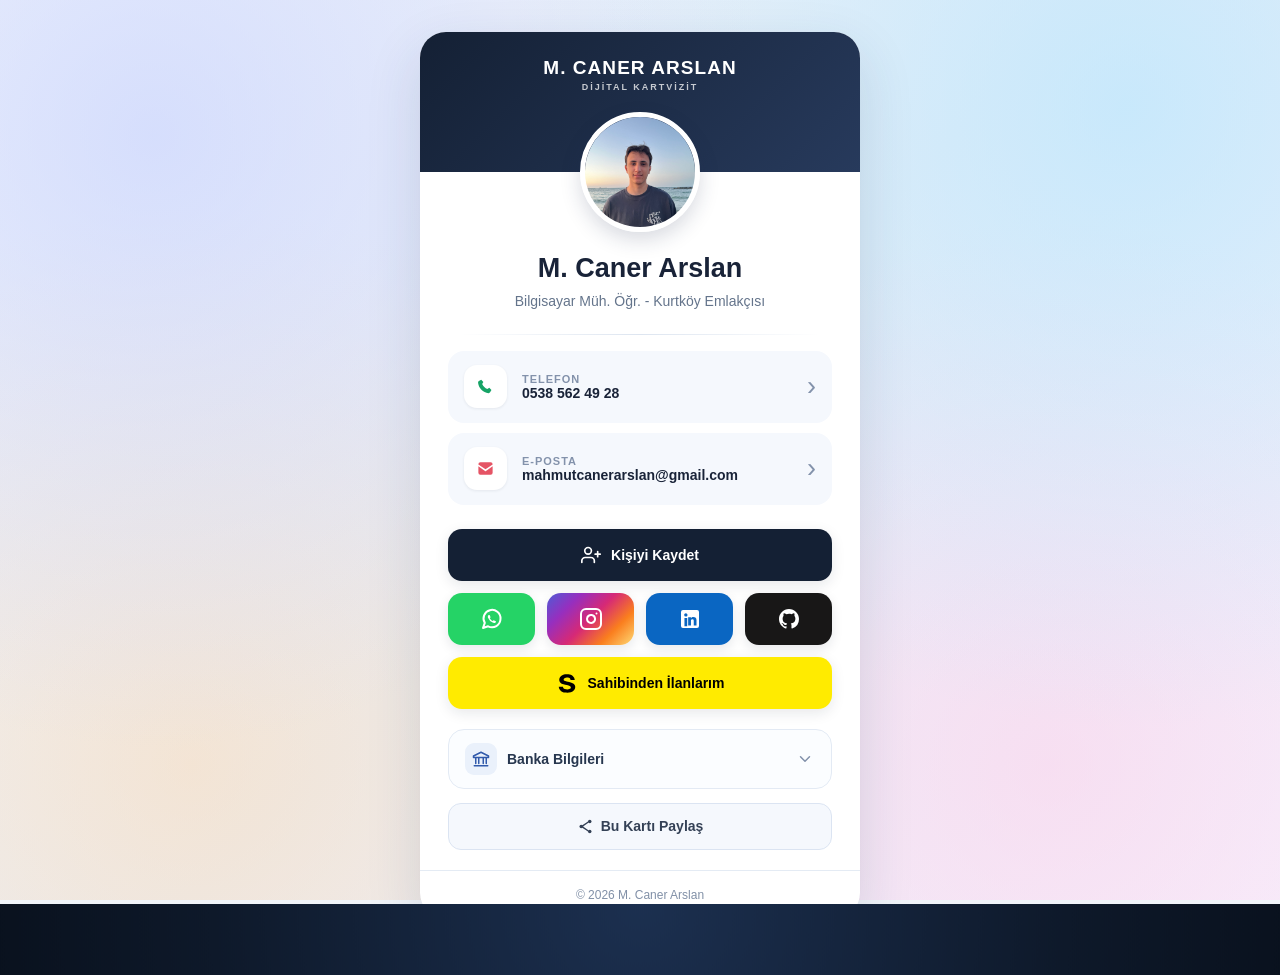
<file: kartvizit/index.html>
<!doctype html>
<html lang="tr">
<head>
  <meta charset="utf-8">
  <meta name="viewport" content="width=device-width, initial-scale=1">
  <meta name="theme-color" content="#f0f4f9">
  <meta name="description" content="M. Caner Arslan'ın dijital kartviziti. Telefon ve e-posta bilgileri.">
  <link rel="icon" href="../assets/favicon.ico">
  <link rel="stylesheet" href="kartvizit.css?v=12">
  <title>M. Caner Arslan | Dijital Kartvizit</title>
  <script src="kartvizit.js" defer></script>
</head>
<body>
  <div class="intro" aria-hidden="true">
    <div class="intro-panel intro-top"></div>
    <div class="intro-panel intro-bottom"></div>
    <div class="intro-brand">
      <div class="intro-name">M. CANER ARSLAN</div>
      <div class="intro-sub">DİJİTAL KARTVİZİT</div>
    </div>
  </div>
  <main class="card" aria-label="M. Caner Arslan dijital kartviziti">
    <div class="card-header">
      <div class="brand">M. CANER ARSLAN<span>DİJİTAL KARTVİZİT</span></div>
    </div>

    <img class="avatar" src="../assets/profil.jpeg" alt="M. Caner Arslan'ın fotoğrafı" width="120" height="120">

    <div class="identity">
      <h1>M. Caner Arslan</h1>
      <p>Bilgisayar Müh. Öğr. - Kurtköy Emlakçısı</p>
    </div>

    <div class="divider" aria-hidden="true"></div>

    <div class="details">
      <a class="detail" href="tel:+905385624928" aria-label="M. Caner Arslan'ı ara: 0538 562 49 28">
        <span class="detail-icon phone-icon" aria-hidden="true">
          <svg viewBox="0 0 24 24" fill="none"><path d="M6.6 3.5 9.3 6.2 7.8 8.7c1.5 3 3.5 5 6.5 6.5l2.5-1.5 2.7 2.7-1.7 3c-.4.7-1.2 1.1-2 1-7.1-.9-12.3-6.1-13.2-13.2-.1-.8.3-1.6 1-2l3-1.7Z" fill="currentColor"/></svg>
        </span>
        <span class="detail-copy"><span class="detail-label">TELEFON</span><span class="detail-value">0538 562 49 28</span></span>
        <span class="chevron" aria-hidden="true">›</span>
      </a>
      <a class="detail" href="mailto:mahmutcanerarslan@gmail.com" aria-label="M. Caner Arslan'a e-posta gönder: mahmutcanerarslan@gmail.com">
        <span class="detail-icon email-icon" aria-hidden="true">
          <svg viewBox="0 0 24 24" fill="none"><path d="M3 6.5A2.5 2.5 0 0 1 5.5 4h13A2.5 2.5 0 0 1 21 6.5v.4l-9 6.2-9-6.2v-.4Zm18 2.8-8.4 5.8a1 1 0 0 1-1.2 0L3 9.3v8.2A2.5 2.5 0 0 0 5.5 20h13a2.5 2.5 0 0 0 2.5-2.5V9.3Z" fill="currentColor"/></svg>
        </span>
        <span class="detail-copy"><span class="detail-label">E-POSTA</span><span class="detail-value">mahmutcanerarslan@gmail.com</span></span>
        <span class="chevron" aria-hidden="true">›</span>
      </a>
    </div>

    <div class="actions">
      <button class="action-wide save" id="save-contact" type="button">
        <svg viewBox="0 0 24 24" fill="none" stroke="currentColor" stroke-width="2" stroke-linecap="round" stroke-linejoin="round" aria-hidden="true"><path d="M16 21v-2a4 4 0 0 0-4-4H5a4 4 0 0 0-4 4v2"/><circle cx="8.5" cy="7" r="4"/><line x1="20" y1="8" x2="20" y2="14"/><line x1="23" y1="11" x2="17" y2="11"/></svg>
        <span>Kişiyi Kaydet</span>
      </button>

      <div class="social-icons">
        <a class="social-icon whatsapp" href="https://wa.me/905385624928" target="_blank" rel="noopener noreferrer" aria-label="WhatsApp üzerinden mesaj gönder" title="WhatsApp">
          <svg viewBox="0 0 24 24" fill="currentColor" aria-hidden="true"><path d="M20.5 11.8a8.5 8.5 0 0 1-12.4 7.5L3 21l1.8-5.1a8.5 8.5 0 1 1 15.7-4.1Z" stroke="currentColor" stroke-width="2" stroke-linejoin="round" fill="none"/><path d="M8.4 8.2c.2-.3.4-.3.6-.3h.6l1 2.3-.8 1c.6 1.2 1.6 2.2 2.8 2.8l1-.8 2.3 1v.6c0 .2 0 .4-.3.6-.7.6-1.7.7-2.5.4a9.5 9.5 0 0 1-5.1-5.1c-.3-.8-.2-1.8.4-2.5Z" fill="currentColor"/></svg>
        </a>
        <a class="social-icon instagram" href="https://www.instagram.com/nfctagtr" target="_blank" rel="noopener noreferrer" aria-label="Instagram profili (nfctagtr)" title="Instagram (NFC TAG TR)">
          <svg viewBox="0 0 24 24" fill="none" stroke="currentColor" stroke-width="2" stroke-linecap="round" stroke-linejoin="round" aria-hidden="true"><rect x="2" y="2" width="20" height="20" rx="5" ry="5"/><path d="M16 11.37A4 4 0 1 1 12.63 8 4 4 0 0 1 16 11.37z"/><line x1="17.5" y1="6.5" x2="17.51" y2="6.5"/></svg>
        </a>
        <a class="social-icon linkedin" href="https://www.linkedin.com/in/mcanerarslan/" target="_blank" rel="noopener noreferrer" aria-label="LinkedIn Profili" title="LinkedIn">
          <svg viewBox="0 0 24 24" fill="currentColor" aria-hidden="true"><path d="M19 3a2 2 0 0 1 2 2v14a2 2 0 0 1-2 2H5a2 2 0 0 1-2-2V5a2 2 0 0 1 2-2h14m-.5 15.5v-5.3a3.26 3.26 0 0 0-3.26-3.26c-.85 0-1.84.52-2.28 1.3v-1.11h-2.79v8.37h2.79v-4.93c0-.77.62-1.4 1.39-1.4a1.4 1.4 0 0 1 1.4 1.4v4.93h2.75M6.46 10.9v8.37H9.2V10.9H6.46M7.83 6.25c-.9 0-1.63.73-1.63 1.63a1.63 1.63 0 0 0 1.63 1.63c.9 0 1.63-.73 1.63-1.63 0-.9-.73-1.63-1.63-1.63Z"/></svg>
        </a>
        <a class="social-icon github" href="https://github.com/mcanerarslan" target="_blank" rel="noopener noreferrer" aria-label="GitHub Profili" title="GitHub">
          <svg viewBox="0 0 24 24" fill="currentColor" aria-hidden="true"><path fill-rule="evenodd" clip-rule="evenodd" d="M12 2C6.477 2 2 6.484 2 12.017c0 4.425 2.865 8.18 6.839 9.504.5.092.682-.217.682-.483 0-.237-.008-.868-.013-1.703-2.782.605-3.369-1.343-3.369-1.343-.454-1.158-1.11-1.466-1.11-1.466-.908-.62.069-.608.069-.608 1.003.07 1.53 1.032 1.53 1.032.892 1.53 2.341 1.088 2.91.832.092-.647.35-1.088.636-1.338-2.22-.253-4.555-1.113-4.555-4.951 0-1.093.39-1.988 1.029-2.688-.103-.253-.446-1.272.098-2.65 0 0 .84-.27 2.75 1.026A9.564 9.564 0 0 1 12 6.844c.85.004 1.705.115 2.504.337 1.909-1.296 2.747-1.027 2.747-1.027.546 1.379.202 2.398.1 2.651.64.7 1.028 1.595 1.028 2.688 0 3.848-2.339 4.695-4.566 4.943.359.309.678.92.678 1.855 0 1.338-.012 2.419-.012 2.747 0 .268.18.58.688.482A10.019 10.019 0 0 0 22 12.017C22 6.484 17.522 2 12 2Z"/></svg>
        </a>
      </div>

      <a class="action-wide sahibinden" href="https://kurtkoyemlakcisi.sahibinden.com/" target="_blank" rel="noopener noreferrer">
        <svg viewBox="5 4 22 23" fill="currentColor" aria-hidden="true"><path d="M15.354 6.297c0.75-0.01 1.51-0.005 2.255 0.083 3.214 0.073 6.469 2.906 6.505 6.01h-4.427c0.016-0.922-0.802-2.073-1.703-2.307-1.474-0.359-3.281-0.474-4.573 0.391-0.984 0.594-1.422 2.229-0.125 2.74 3.047 1.448 6.875 1.13 9.63 3.167 2.266 1.609 2.13 4.885 0.365 6.781-2.292 2.453-6.182 2.844-9.464 2.375-3.266-0.156-6.344-2.995-6.427-6.083h4.417c-0.078 1.109 0.849 2.078 1.943 2.427 1.698 0.37 3.635 0.479 5.24-0.25 1.281-0.432 1.37-2.057 0.38-2.807-2.125-1.193-4.75-1.229-7.063-2.021-2.682-0.521-4.854-3.036-4.344-5.599 0.563-3.12 4.167-4.969 7.391-4.906z"/></svg>
        <span>Sahibinden İlanlarım</span>
      </a>
    </div>

    <section class="payment-section" id="payment-section" aria-labelledby="payment-toggle">
      <button class="payment-toggle" id="payment-toggle" type="button" aria-expanded="false" aria-controls="payment-content">
        <span class="payment-toggle-left">
          <span class="payment-icon" aria-hidden="true">
            <svg viewBox="0 0 24 24" fill="none"><path d="M3 21h18M3 10h18M5 10v8M9 10v8M15 10v8M19 10v8M12 3 2 8v2h20V8l-10-5Z" stroke="currentColor" stroke-width="2" stroke-linecap="round" stroke-linejoin="round"/></svg>
          </span>
          <span class="payment-toggle-title">Banka Bilgileri</span>
        </span>
        <span class="payment-chevron" aria-hidden="true">
          <svg viewBox="0 0 24 24" fill="none"><path d="m6 9 6 6 6-6" stroke="currentColor" stroke-width="2" stroke-linecap="round" stroke-linejoin="round"/></svg>
        </span>
      </button>
      <div class="payment-content" id="payment-content" hidden>
        <div class="payment-row">
          <div class="payment-copy"><span class="detail-label">HESAP SAHİBİ</span><span class="payment-value">Mahmut Caner Arslan</span></div>
          <button class="copy-button" type="button" data-copy="Mahmut Caner Arslan" data-copy-label="İsim" aria-label="Hesap sahibinin adını kopyala">Kopyala</button>
        </div>
        <div class="payment-row">
          <div class="payment-copy"><span class="detail-label">IBAN</span><span class="payment-value iban">TR33 0001 5001 5800 7317 4652 69</span></div>
          <button class="copy-button" type="button" data-copy="TR330001500158007317465269" data-copy-label="IBAN" aria-label="IBAN'ı kopyala">Kopyala</button>
        </div>
        <p class="payment-status" id="payment-status" role="status" aria-live="polite"></p>
      </div>
    </section>

    <div class="card-share">
      <button class="share" id="share-card" type="button">
        <svg viewBox="0 0 24 24" fill="none" aria-hidden="true"><circle cx="18" cy="5" r="2.5" fill="currentColor"/><circle cx="6" cy="12" r="2.5" fill="currentColor"/><circle cx="18" cy="19" r="2.5" fill="currentColor"/><path d="m8 11 7.5-5M8 13l7.5 5" stroke="currentColor" stroke-width="2" stroke-linecap="round"/></svg>
        Bu Kartı Paylaş
      </button>
      <p class="status" id="share-status" role="status" aria-live="polite"></p>
    </div>

    <footer>© 2026 M. Caner Arslan</footer>
  </main>
</body>
</html>
</file>
<file: kartvizit/kartvizit.css>
:root {
  font-family: Inter, "Segoe UI", Arial, sans-serif;
  color: #192338;
  background: #eaf1fb;
  font-synthesis: none;
}

*, *::before, *::after { box-sizing: border-box; }

body {
  min-height: 100vh;
  margin: 0;
  padding: 32px 16px 56px;
  display: flex;
  justify-content: center;
  align-items: flex-start;
  background-color: #f0f4f9;
  background-image:
    radial-gradient(circle at 12% 15%, rgba(199, 210, 254, 0.65) 0%, transparent 45%),
    radial-gradient(circle at 88% 12%, rgba(186, 230, 253, 0.7) 0%, transparent 45%),
    radial-gradient(circle at 82% 85%, rgba(251, 207, 232, 0.55) 0%, transparent 42%),
    radial-gradient(circle at 15% 85%, rgba(254, 215, 170, 0.45) 0%, transparent 42%),
    linear-gradient(135deg, #f4f7fb 0%, #e9eef7 50%, #f6f3ff 100%);
  background-attachment: fixed;
}

button, a { -webkit-tap-highlight-color: transparent; }

.intro { position: fixed; inset: 0; z-index: 50; pointer-events: none; }
.intro-panel {
  position: absolute;
  left: 0;
  right: 0;
  height: 50%;
  will-change: transform;
}
.intro-top {
  top: 0;
  background: radial-gradient(circle at 50% 100%, #223a5e 0%, #122036 55%, #09101d 100%);
  animation: intro-up 0.95s cubic-bezier(0.76, 0, 0.24, 1) 0.85s forwards;
}
.intro-bottom {
  bottom: 0;
  background: radial-gradient(circle at 50% 0%, #1c3050 0%, #0e192a 55%, #070d17 100%);
  animation: intro-down 0.95s cubic-bezier(0.76, 0, 0.24, 1) 0.85s forwards;
}
.intro-brand {
  position: absolute;
  top: 47%;
  left: 50%;
  transform: translate(-50%, -50%);
  display: flex;
  flex-direction: column;
  align-items: center;
  gap: 12px;
  width: max-content;
  text-align: center;
  z-index: 2;
  animation: intro-brand-out 0.35s ease 0.75s forwards;
}
.intro-name {
  font-size: clamp(24px, 5.5vw, 36px);
  font-weight: 900;
  letter-spacing: 0.18em;
  text-transform: uppercase;
  color: #ffffff;
  background: linear-gradient(180deg, #ffffff 10%, #e2e8f0 65%, #cbd5e1 100%);
  -webkit-background-clip: text;
  -webkit-text-fill-color: transparent;
  filter: drop-shadow(0 4px 20px rgba(0, 0, 0, 0.75));
  animation: intro-text-fade 0.7s cubic-bezier(0.16, 1, 0.3, 1) both;
}
.intro-sub {
  font-size: clamp(10px, 2.2vw, 13px);
  font-weight: 700;
  letter-spacing: 0.38em;
  text-transform: uppercase;
  color: #7dd3fc;
  text-shadow: 0 2px 12px rgba(125, 211, 252, 0.35);
  animation: intro-text-fade 0.7s cubic-bezier(0.16, 1, 0.3, 1) 0.06s both;
}

@keyframes intro-text-fade {
  from { opacity: 0; transform: translateY(8px); }
  to { opacity: 1; transform: translateY(0); }
}
@keyframes intro-brand-out {
  to { opacity: 0; transform: translate(-50%, -50%) scale(1.04); }
}
@keyframes intro-up { to { transform: translateY(-101%); } }
@keyframes intro-down { to { transform: translateY(101%); } }
@keyframes card-reveal {
  from { opacity: 0; transform: translateY(16px) scale(0.98); }
  to { opacity: 1; transform: none; }
}

.card {
  position: relative;
  width: min(100%, 440px);
  overflow: hidden;
  border-radius: 26px;
  background: #fff;
  box-shadow: 0 20px 55px rgba(33, 54, 85, .14), 0 0 1px rgba(33, 54, 85, .08);
  animation: card-reveal .6s ease .9s both;
}

.card-header {
  height: 140px;
  padding-top: 25px;
  text-align: center;
  background: linear-gradient(135deg, #142034, #273a5c);
  color: #fff;
}

.brand { font-size: 19px; font-weight: 800; letter-spacing: .055em; }
.brand span { display: block; margin-top: 3px; font-size: 9px; font-weight: 600; letter-spacing: .22em; opacity: .75; }

.avatar {
  position: relative;
  display: block;
  width: 120px;
  height: 120px;
  margin: -60px auto 0;
  border: 5px solid #fff;
  border-radius: 50%;
  object-fit: cover;
  object-position: 50% 43%;
  box-shadow: 0 8px 20px rgba(29, 44, 77, .17);
}

.identity { padding: 20px 24px 0; text-align: center; }
.identity h1 { margin: 0; font-size: 27px; line-height: 1.25; }
.identity p { margin: 5px 0 0; color: #64748b; font-size: 14px; font-weight: 500; line-height: 1.5; }

.divider { height: 1px; margin: 22px 40px 16px; background: linear-gradient(90deg, transparent, #dde5f0, transparent); }
.details, .actions { padding: 0 28px; }
.details { display: grid; gap: 10px; }

.detail {
  display: flex;
  align-items: center;
  gap: 15px;
  min-height: 72px;
  padding: 11px 16px;
  border-radius: 16px;
  background: #f5f8fd;
  color: inherit;
  text-decoration: none;
  transition: background .2s, transform .2s;
}
.detail:hover { background: #edf3fc; transform: translateY(-2px); }
.detail:focus-visible, .action-wide:focus-visible, .social-icon:focus-visible, .share:focus-visible, .copy-button:focus-visible, .payment-toggle:focus-visible { outline: 3px solid #4679ef; outline-offset: 3px; }
.detail-icon { flex: 0 0 43px; height: 43px; display: grid; place-items: center; border-radius: 13px; background: #fff; box-shadow: 0 1px 3px rgba(20, 32, 52, .08); }
.detail-icon svg { width: 19px; height: 19px; }
.phone-icon { color: #16a366; }
.email-icon { color: #e55465; }
.detail-copy { display: grid; min-width: 0; }
.detail-label { color: #8392ab; font-size: 11px; font-weight: 700; letter-spacing: .09em; }
.detail-value { overflow-wrap: anywhere; font-size: 14px; font-weight: 600; }
.chevron { margin-left: auto; color: #8392ab; font-size: 27px; font-weight: 300; }

.payment-section {
  margin: 20px 28px 0;
  border: 1px solid #e3eaf4;
  border-radius: 16px;
  background: #fbfdff;
  overflow: hidden;
  transition: border-color .2s, box-shadow .2s;
}
.payment-section.open {
  border-color: #c7d8ee;
  box-shadow: 0 4px 16px rgba(39, 58, 92, .06);
}
.payment-toggle {
  display: flex;
  align-items: center;
  justify-content: space-between;
  width: 100%;
  padding: 13px 16px;
  border: 0;
  background: transparent;
  color: #27374f;
  font: inherit;
  font-size: 14px;
  font-weight: 700;
  cursor: pointer;
  text-align: left;
  transition: background .2s;
}
.payment-toggle:hover {
  background: #f0f5fc;
}
.payment-toggle-left {
  display: flex;
  align-items: center;
  gap: 10px;
}
.payment-icon {
  display: grid;
  place-items: center;
  width: 32px;
  height: 32px;
  border-radius: 9px;
  background: #eaf1fb;
  color: #315aab;
}
.payment-icon svg {
  width: 18px;
  height: 18px;
}
.payment-chevron {
  display: grid;
  place-items: center;
  width: 20px;
  height: 20px;
  color: #8392ab;
  transition: transform .25s ease;
}
.payment-chevron svg {
  width: 18px;
  height: 18px;
}
.payment-section.open .payment-chevron {
  transform: rotate(180deg);
}
.payment-content {
  padding: 4px 16px 14px;
  border-top: 1px solid #edf1f7;
}
.payment-content[hidden] {
  display: none;
}
.payment-row { display: flex; align-items: center; gap: 10px; justify-content: space-between; padding: 10px 0; }
.payment-row + .payment-row { border-top: 1px solid #edf1f7; }
.payment-copy { display: grid; min-width: 0; gap: 2px; }
.payment-value { color: #192338; font-size: 13px; font-weight: 600; overflow-wrap: anywhere; }
.iban { font-variant-numeric: tabular-nums; letter-spacing: .015em; }
.copy-button { flex: 0 0 auto; padding: 8px 10px; border: 1px solid #dbe4f2; border-radius: 9px; background: #f5f8fd; color: #315aab; font: inherit; font-size: 12px; font-weight: 700; cursor: pointer; }
.copy-button:hover { background: #eaf2ff; }
.payment-status { min-height: 1em; margin: 4px 0 0; color: #367a51; font-size: 12px; }
.payment-status:empty { display: none; }
.card-share { padding: 14px 28px 20px; }
.card-share .share {
  width: 100%;
  min-height: 47px;
  border: 1px solid #dbe4f2;
  border-radius: 13px;
  background: #f5f8fd;
  font-weight: 700;
}
.card-share .status { margin: 0; }

.actions {
  display: flex;
  flex-direction: column;
  gap: 12px;
  padding: 24px 28px 0;
}
.action-wide {
  display: flex;
  align-items: center;
  justify-content: center;
  gap: 10px;
  width: 100%;
  min-height: 52px;
  padding: 12px 20px;
  border: 0;
  border-radius: 14px;
  font: inherit;
  font-size: 14px;
  font-weight: 700;
  text-decoration: none;
  cursor: pointer;
  box-shadow: 0 4px 14px rgba(20, 32, 52, .1);
  transition: transform .2s ease, filter .2s ease, box-shadow .2s ease;
}
.action-wide:hover {
  transform: translateY(-2px);
  filter: brightness(1.06);
  box-shadow: 0 6px 18px rgba(20, 32, 52, .16);
}
.action-wide:active {
  transform: scale(.98);
}
.action-wide svg {
  width: 20px;
  height: 20px;
  flex: 0 0 20px;
}
.action-wide.save {
  background: #142034;
  color: #fff;
}
.action-wide.sahibinden {
  background: #ffeb00;
  color: #000;
  font-weight: 800;
}
.action-wide.sahibinden svg {
  width: 22px;
  height: 22px;
  flex: 0 0 22px;
}

.social-icons {
  display: grid;
  grid-template-columns: repeat(4, 1fr);
  gap: 12px;
  width: 100%;
}
.social-icon {
  display: inline-flex;
  align-items: center;
  justify-content: center;
  height: 52px;
  border: 0;
  border-radius: 14px;
  color: #fff;
  text-decoration: none;
  cursor: pointer;
  box-shadow: 0 4px 12px rgba(20, 32, 52, .1);
  transition: transform .2s ease, filter .2s ease, box-shadow .2s ease;
}
.social-icon:hover {
  transform: translateY(-2px) scale(1.05);
  filter: brightness(1.08);
  box-shadow: 0 6px 16px rgba(20, 32, 52, .18);
}
.social-icon:active {
  transform: scale(.95);
}
.social-icon svg {
  width: 24px;
  height: 24px;
  flex: 0 0 24px;
}
.social-icon.whatsapp { background: #25d366; }
.social-icon.instagram { background: linear-gradient(135deg, #4f5bd5, #962fbf, #d62976, #fa7e1e, #feda75); }
.social-icon.linkedin { background: #0a66c2; }
.social-icon.github { background: #181717; }
.share { display: flex; align-items: center; justify-content: center; gap: 7px; min-height: 56px; border: 0; background: transparent; color: #344156; font: inherit; font-size: 14px; cursor: pointer; }
.share svg { flex: 0 0 17px; width: 17px; height: 17px; }
.share:hover { color: #315fe4; }
.status { min-height: 1em; margin: -9px 0 16px; text-align: center; color: #4f6685; font-size: 12px; }
.status:empty { display: none; }

footer { padding: 17px 20px; border-top: 1px solid #e4ebf4; color: #8190a7; text-align: center; font-size: 12px; }

@media (max-width: 480px) {
  body { padding: 16px 12px 40px; }
  .card { border-radius: 24px; box-shadow: 0 16px 45px rgba(33, 54, 85, .12); }
  .details, .actions { padding-left: 20px; padding-right: 20px; }
  .payment, .payment-section { margin-left: 20px; margin-right: 20px; }
  .card-share { padding-left: 20px; padding-right: 20px; }
  .identity h1 { font-size: 25px; }
}

@media (prefers-reduced-motion: reduce) {
  .intro { display: none; }
  .card { animation: none; }
}
</file>
